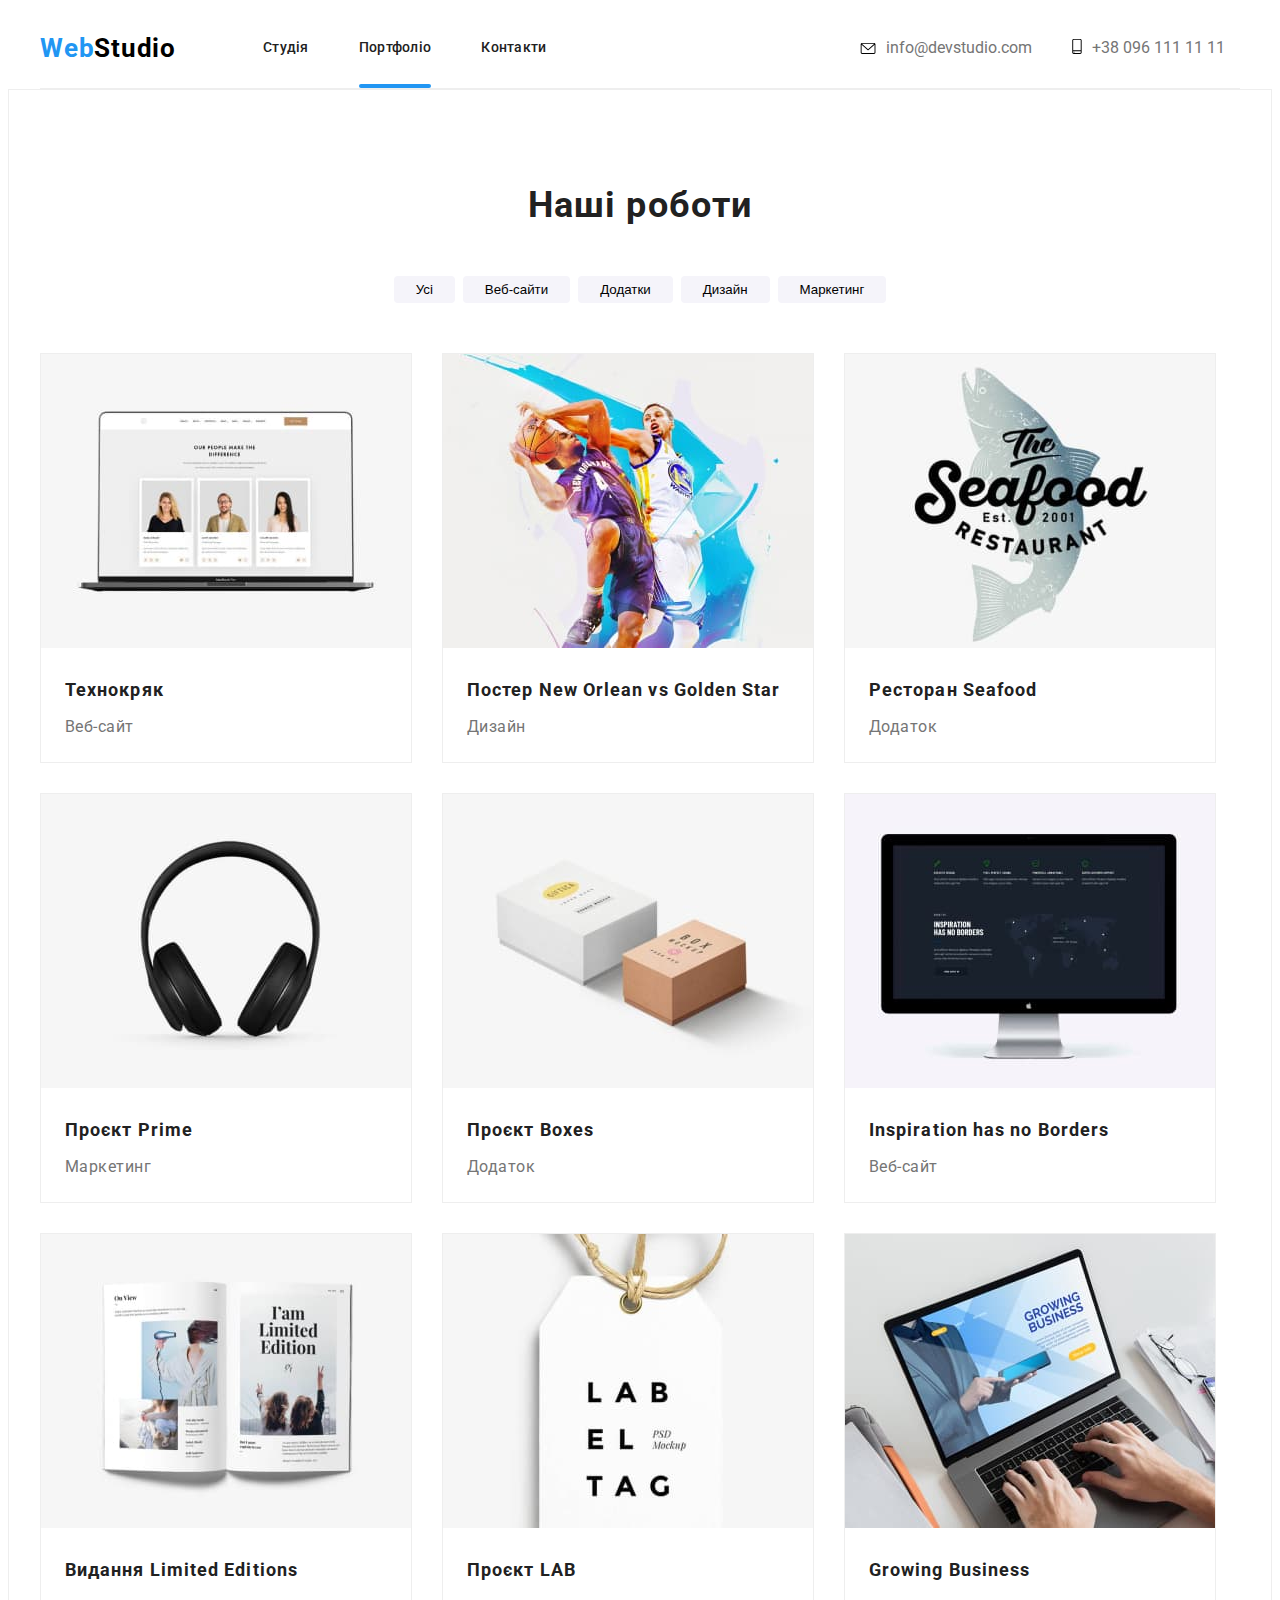
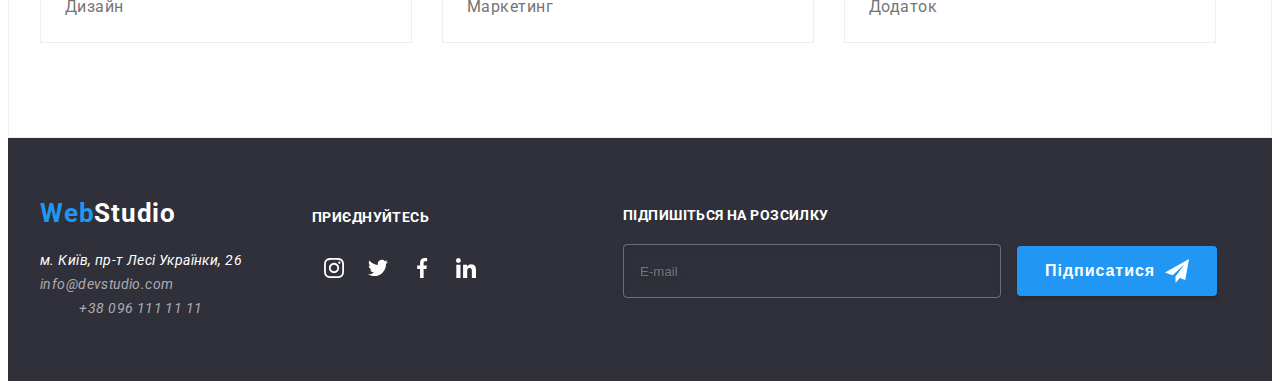
<file: portfolio.html>
<!DOCTYPE html>
<html lang="en">
  <head>
    <meta charset="UTF-8" />
    <meta http-equiv="X-UA-Compatible" content="IE=edge" />
    <meta name="viewport" content="width=device-width, initial-scale=1.0" />
    <title>Document</title>
    <link
      href="https://fonts.googleapis.com/css2?family=Raleway:wght@700&family=Roboto:wght@400;500;700;900&display=swap"
      rel="stylesheet"
    />
    <link
      rel="stylesheet"
      href="https://cdnjs.cloudflare.com/ajax/libs/modern-normalize/1.1.0/modern-normalize.min.css"
      integrity="sha512-wpPYUAdjBVSE4KJnH1VR1HeZfpl1ub8YT/NKx4PuQ5NmX2tKuGu6U/JRp5y+Y8XG2tV+wKQpNHVUX03MfMFn9Q=="
      crossorigin="anonymous"
      referrerpolicy="no-referrer"
    />
    <!-- <link rel="stylesheet" href="./css/style.css" /> -->
    <link rel="stylesheet" href="./css/main.min.css" />
  </head>
  <body>
    <div class="container">
      <header class="header main-nav">
        <a href="" class="logo"> Web<span class="logo">Studio</span> </a>
        <nav class="navigation">
          <ul class="navigation__site list">
            <li class="item">
              <a href="./index.html" class="link menu-link">Студія</a>
            </li>
            <li class="item">
              <a href="./portfolio.html" class="link menu-portfolio"
                >Портфоліо</a
              >
            </li>
            <li class="item"><a href="" class="link menu-link">Контакти</a></li>
          </ul>
        </nav>
        <ul class="auth-nav list">
          <li class="social-mail">
            <a href="#" class="soc-mail link">
              <svg class="icon-mail mail" width="16" height="12">
                <use href="./images/icons.svg#icon-envelope"></use>
              </svg>
              info@devstudio.com
            </a>
          </li>
          <li class="social-tel">
            <a href="#" class="soc-tel link">
              <svg class="icon-tel tel" width="10" height="16">
                <use href="./images/icons.svg#icon-smartphone"></use>
              </svg>
              +38 096 111 11 11
            </a>
          </li>
        </ul>
      </header>
    </div>
    <main>
      <section class="section border">
        <div class="portfolio-container">
          <h1 class="section-title">Наші роботи</h1>
          <ul class="list flex-btn">
            <li class="item"><button type="button" class="btn">Усі</button></li>
            <li class="item">
              <button type="button" class="btn">Веб-сайти</button>
            </li>
            <li class="item">
              <button type="button" class="btn">Додатки</button>
            </li>
            <li class="item">
              <button type="button" class="btn">Дизайн</button>
            </li>
            <li class="item">
              <button type="button" class="btn">Маркетинг</button>
            </li>
          </ul>
          <ul class="list flex-container">
            <li class="flex-element">
              <div class="products-overlay">
                <a href=""></a>
                <img src="./images/texnocryak.jpg" alt="" />
                <div class="products-text">
                  <p class="text-resource">
                    Ресурс пропонує комплексні пропозиції з різним рівнем
                    функціоналу та сервісів. Все це дозволить відвідувачу
                    отримати вичерпні відомості про компанію чи приватну особу.
                  </p>
                </div>
              </div>
              <h2 class="title-name">Технокряк</h2>
              <p class="text">Веб-сайт</p>
            </li>
            <li class="flex-element">
              <div class="products-overlay">
                <a href=""></a>
                <img src="./images/neworlean.jpg" alt="" />
                <div class="products-text">
                  <p class="text-resource">
                    Ресурс пропонує комплексні пропозиції з різним рівнем
                    функціоналу та сервісів. Все це дозволить відвідувачу
                    отримати вичерпні відомості про компанію чи приватну особу.
                  </p>
                </div>
              </div>
              <h2 class="title-name">Постер New Orlean vs Golden Star</h2>
              <p class="text">Дизайн</p>
            </li>
            <li class="flex-element">
              <div class="products-overlay">
                <a href=""></a>
                <img src="./images/seafood.jpg" alt="" />
                <div class="products-text">
                  <p class="text-resource">
                    Ресурс пропонує комплексні пропозиції з різним рівнем
                    функціоналу та сервісів. Все це дозволить відвідувачу
                    отримати вичерпні відомості про компанію чи приватну особу.
                  </p>
                </div>
              </div>
              <h2 class="title-name">Ресторан Seafood</h2>
              <p class="text">Додаток</p>
            </li>
            <li class="flex-element">
              <div class="products-overlay">
                <a href=""></a>
                <img src="./images/prime.jpg" alt="" />
                <div class="products-text">
                  <p class="text-resource">
                    Ресурс пропонує комплексні пропозиції з різним рівнем
                    функціоналу та сервісів. Все це дозволить відвідувачу
                    отримати вичерпні відомості про компанію чи приватну особу.
                  </p>
                </div>
              </div>
              <h2 class="title-name">Проєкт Prime</h2>
              <p class="text">Маркетинг</p>
            </li>
            <li class="flex-element">
              <div class="products-overlay">
                <a href=""></a>
                <img src="./images/boxes.jpg" alt="" />
                <div class="products-text">
                  <p class="text-resource">
                    Ресурс пропонує комплексні пропозиції з різним рівнем
                    функціоналу та сервісів. Все це дозволить відвідувачу
                    отримати вичерпні відомості про компанію чи приватну особу.
                  </p>
                </div>
              </div>
              <h2 class="title-name">Проєкт Boxes</h2>
              <p class="text">Додаток</p>
            </li>
            <li class="flex-element">
              <div class="products-overlay">
                <a href=""></a>
                <img src="./images/Inspiration.jpg" alt="" />
                <div class="products-text">
                  <p class="text-resource">
                    Ресурс пропонує комплексні пропозиції з різним рівнем
                    функціоналу та сервісів. Все це дозволить відвідувачу
                    отримати вичерпні відомості про компанію чи приватну особу.
                  </p>
                </div>
              </div>
              <h2 class="title-name">Inspiration has no Borders</h2>
              <p class="text">Веб-сайт</p>
            </li>
            <li class="flex-element">
              <div class="products-overlay">
                <a href=""></a>
                <img src="./images/Limited Edition.jpg" alt="" />
                <div class="products-text">
                  <p class="text-resource">
                    Ресурс пропонує комплексні пропозиції з різним рівнем
                    функціоналу та сервісів. Все це дозволить відвідувачу
                    отримати вичерпні відомості про компанію чи приватну особу.
                  </p>
                </div>
              </div>
              <h2 class="title-name">Видання Limited Editions</h2>
              <p class="text">Дизайн</p>
            </li>
            <li class="flex-element">
              <div class="products-overlay">
                <a href=""></a>
                <img src="./images/lab.jpg" alt="" />
                <div class="products-text">
                  <p class="text-resource">
                    Ресурс пропонує комплексні пропозиції з різним рівнем
                    функціоналу та сервісів. Все це дозволить відвідувачу
                    отримати вичерпні відомості про компанію чи приватну особу.
                  </p>
                </div>
              </div>
              <h2 class="title-name">Проєкт LAB</h2>
              <p class="text">Маркетинг</p>
            </li>
            <li class="flex-element">
              <div class="products-overlay">
                <a href=""></a>
                <img src="./images/Growing Business.jpg" alt="" />
                <div class="products-text">
                  <p class="text-resource">
                    Ресурс пропонує комплексні пропозиції з різним рівнем
                    функціоналу та сервісів. Все це дозволить відвідувачу
                    отримати вичерпні відомості про компанію чи приватну особу.
                  </p>
                </div>
              </div>
              <h2 class="title-name">Growing Business</h2>
              <p class="text">Додаток</p>
            </li>
          </ul>
        </div>
      </section>
    </main>
    <footer class="footer">
      <div class="container footer-position">
        <div>
          <a href="" class="logo-white">
            Web<span class="logo-color">Studio</span>
          </a>
          <address class="address">
            <div class="footer-info">
              <ul class="list">
                <li>
                  <a
                    href="https://goo.gl/maps/Df2km93PfEb9xTwm8"
                    target="_blank"
                    rel="noopener noreferrer nofollow"
                    class="footer-address"
                    >м. Київ, пр-т Лесі Українки, 26</a
                  >
                </li>

                <li>
                  <a href="mailto:info@devstudio.com" class="footer-mail"
                    >info@devstudio.com</a
                  >
                </li>
                <li>
                  <a href="tel:+380961111111" class="footer-tel"
                    >+38 096 111 11 11</a
                  >
                </li>
              </ul>
            </div>
          </address>
        </div>
        <div class="footer-soc-list">
          <h2 class="footer-soc-title">приєднуйтесь</h2>
          <ul class="social-list list">
            <li>
              <a href="#" class="footer-soc-item">
                <svg width="20" height="20">
                  <use href="./images/icons.svg#icon-instagram"></use>
                </svg>
              </a>
            </li>
            <li>
              <a href="#" class="footer-soc-item">
                <svg width="20" height="20">
                  <use href="./images/icons.svg#icon-twitter"></use>
                </svg>
              </a>
            </li>
            <li>
              <a href="#" class="footer-soc-item">
                <svg width="20" height="20">
                  <use href="./images/icons.svg#icon-facebook"></use>
                </svg>
              </a>
            </li>
            <li>
              <a href="#" class="footer-soc-item">
                <svg width="20" height="20">
                  <use href="./images/icons.svg#icon-linkedin"></use>
                </svg>
              </a>
            </li>
          </ul>
        </div>
        <form class="follow-field">
          <h2 class="follow-title">Підпишіться на розсилку</h2>
          <input
            type="email"
            name="mail"
            class="follow-mail"
            placeholder="E-mail"
          />
          <button type="submit" class="follow-btn">
            <span class="follow-text">Підписатися</span>
            <svg width="24" height="24" class="icon-massage">
              <use href="./images/icons.svg#icon-follow-massage"></use>
            </svg>
          </button>
        </form>
      </div>
    </footer>
  </body>
</html>
</file>
<file: css/style.css>
/* body {
  font-family: "Roboto", sans-serif;
  color: #212121;
}


.list {
  padding: 0px;
  margin: 0px;
  list-style: none;
}

a {
  text-decoration: none;
  list-style: none;
}

p,
h1,
h2,
h3,
h4,
h5,
h6 {
  margin: 0px;
}

ul {
  margin: 0px;
}

.container {
  margin: 0px auto;
  width: 1200px;
  padding-left: 15px;
  padding-right: 15px;
} */

/* logo

a.logo {
  font-weight: 700;
  font-size: 26px;
  line-height: 1.19;
  letter-spacing: 0.03em;
  color: #2196f3;
}

span.logo {
  font-weight: 700;
  font-size: 26px;
  line-height: 1.19;
  letter-spacing: 0.03em;
  color: #000000;
}

.logo:hover,
.logo:focus {
  color: #2196f3;
}

.logo-footer:focus,
.logo-footer:hover {
  color: #2196f3;
}

a.logo-footer {
  font-weight: 700;
  font-size: 26px;
  line-height: 1.19;
  letter-spacing: 0.03em;
  color: #2196f3;
}

span.logo-footer {
  font-weight: 700;
  font-size: 26px;
  line-height: 1.19;
  letter-spacing: 0.03em;
  color: #ffffff;
}

/* header */

/* .header {
  border-bottom: 1px solid #eeeeee;
} */

/* menu-link */

/* .menu-link {
  position: relative;

  display: block;
  text-decoration: none;
}

.menu-link::after {
  position: absolute;
  content: "";

  left: 0;
  bottom: 0;

  display: block;
  width: 100%;
  height: 5px;
  background-color: #2196f3;
  border-radius: 2px;
  opacity: 0;
  transition: opacity 250ms cubic-bezier(0.4, 0, 0.2, 1);
}

.menu-studio {
  position: relative;

  display: block;
  text-decoration: none;
}

.menu-studio::after {
  position: absolute;
  content: "";

  left: 0;
  bottom: 0;

  display: block;
  width: 100%;
  height: 4px;
  background-color: #2196f3;
  border-radius: 2px;
}

.menu-link:hover::after {
  opacity: 1;
}

.menu-portfolio {
  position: relative;

  display: block;
  text-decoration: none;
}

.menu-portfolio::after {
  position: absolute;
  content: "";

  left: 0;
  bottom: 0;

  display: block;
  width: 100%;
  height: 4px;
  background-color: #2196f3;
  border-radius: 2px;
} */

/* main nav */

/* .main-nav {
  display: flex;
  align-items: center;
} */

/* auth-nav */

/* .soc-mail {
  display: flex;
  justify-content: center;
  align-items: center;
}

.soc-mail:hover {
  fill: #2196f3;
}

.icon-mail {
  display: flex;
  margin: 0px;
  padding: 0px;
  align-items: center;
  justify-content: center;
  margin-right: 10px;
}

.mail {
  display: flex;
  align-items: center;
}

.social-tel {
  display: flex;
}

.icon-tel {
  margin: 0px;
  padding: 0px;
  align-items: flex-start;
}

.soc-tel {
  display: flex;
}

.soc-tel:hover {
  fill: #2196f3;
}

.icon-tel {
  display: flex;
  margin: 0px;
  padding: 0px;
  align-items: center;
  justify-content: center;
}

.tel {
  display: flex;
  align-items: center;
  margin-left: 40px;
  margin-right: 10px;
}

.auth-nav {
  display: flex;
  margin-left: auto;
  justify-content: center;
  align-items: center;
}

.auth-nav .item + .item {
  padding-left: 40px;
}

.auth-nav .link:focus,
.auth-nav .link:hover {
  color: #2196f3;
}

.auth-nav .link {
  color: #757575;
}
*/
*/

/* overlay */

/* .overlay {
  max-width: 1600px;
  height: 600px;
  margin-left: auto;
  margin-right: auto;
  background-image: linear-gradient(
      to right,
      rgba(47, 48, 58, 0.4),
      rgba(47, 48, 58, 0.4)
    ),
    url(../images/Img.jpg);
  background-position: center;
  background-size: cover;
} */

/* hero */

/* .hero {
  padding-top: 200px;
  padding-bottom: 200px;
  text-align: center;
}

.hero-title {
  font-weight: 900;
  font-size: 44px;
  line-height: 1.36;
  letter-spacing: 0.06em;
  margin-bottom: 30px;
  color: #ffffff;
}

.hero-btn {
  letter-spacing: 0.06em;
  border-radius: 4px;
  padding: 10px 32px;
  background-color: #2196f3;
  color: #ffffff;
  border: 1px transparent;
} */

/* visually-hidden */

/* .visually-hidden {
  position: absolute;
  width: 1px;
  height: 1px;
  margin: -1px;
  border: 0;
  padding: 0;
  white-space: nowrap;
  clip-path: inset(100%);
  clip: rect(0 0 0 0);
  overflow: hidden;
} */

/* icons */

/* .icon {
  display: flex;
  width: 270px;
  height: 120px;
  margin-bottom: 30px;
  justify-content: center;
  align-items: center;
  background: #f5f4fa;
  border-radius: 4px;
} */

/* section */

/* .section {
  padding-top: 94px;
  padding-bottom: 94px;
}

.section-title {
  margin-bottom: 50px;
}

.padding-top {
  padding-top: 0px;
} */

/* site nav  header*/

/* .site-nav {
  display: flex;
  margin-left: 93px;
}

.site-nav .item:not(:last-child) {
  margin-right: 50px;
}

.site-nan .li {
  position: relative;
} */
/* .site-nav .item {
  margin-right: 50px;
} */

/* .site-nav .link {
  display: block;
  padding-top: 32px;
  padding-bottom: 32px;

  font-weight: 500;
  font-size: 14px;
  line-height: 1.14;
  letter-spacing: 0.02em;
  color: #212121;
}

.site-nav .link:focus,
.site-nav .link:hover {
  color: #2196f3;
} */

/* main */
/* .section-title {
  margin-top: 0px;
  font-weight: 700;
  font-size: 36px;
  line-height: 1.17;
  text-align: center;
  letter-spacing: 0.03em;
  color: #212121;
}

.title {
  margin-bottom: 10px;
} */

/* main partfolio */

/* .border {
  border: 1px solid #eeeeee;
}

.portfolio-container {
  width: 1200px;
  padding-left: 15px;
  padding-right: 15px;
  margin-left: auto;
  margin-right: auto;
}

.flex-btn {
  display: flex;
  flex-wrap: wrap;
  justify-content: center;
  margin-bottom: 50px;
}

.flex-container {
  display: flex;
  flex-wrap: wrap;
}

.flex-element:nth-child(3n) {
  margin-right: 0px;
}

.flex-element:nth-last-child(-n + 3) {
  margin-bottom: 0px;
}

.flex-element {
  border: 1px solid #eeeeee;
  width: 370px;
  margin-bottom: 30px;
  margin-right: 30px;
}

.flex-element:focus,
.flex-element:hover {
  box-shadow: 0px 1px 1px rgba(0, 0, 0, 0.12), 0px 4px 4px rgba(0, 0, 0, 0.06),
    1px 4px 6px rgba(0, 0, 0, 0.16);
}

.products-overlay {
  position: relative;
  overflow: hidden;
}

.products-text {
  position: absolute;
  top: 0;
  left: 0;
  width: 100%;
  height: 100%;
  background-color: rgba(33, 150, 243, 0.9);
  padding: 63px 24px;

  transform: translateY(100%);
  display: flex;
  justify-content: center;
  align-items: center;
  transition: transform 250ms cubic-bezier(0.4, 0, 0.2, 1),
    opacity 250ms cubic-bezier(0.4, 0, 0.2, 1);
  opacity: 0;
}

.text-resource {
  font-size: 18px;
  line-height: 1.56;
  letter-spacing: 0.03em;
  color: #ffffff;
}

.products-overlay:hover .products-text {
  transform: translateY(0);
  opacity: 1;
} */

/* our-team */

/* .team-manager {
  margin-top: 30px;
  text-align: center;
  font-weight: 500;
  font-size: 16px;
  line-height: 1.19;
  letter-spacing: 0.03em;
  margin-bottom: 10px;
}

.team-title {
  margin-bottom: 16px;
  text-align: center;
  font-size: 16px;
  line-height: 1.19;
  letter-spacing: 0.03em;
  color: #757575;
}

.our-team {
  display: flex;
}

.our-team .item {
  background: #ffffff;
  border: 1px solid #eeeeee;
  border-radius: 0px 0px 4px 4px;
}

.our-team .item + .item {
  margin-left: 30px;
}

.bckg {
  background: #f5f4fa;
  border: 1px solid #eeeeee;
} */

/* manager-socials */

/* .manager-soc {
  display: flex;
  justify-content: center;
  align-items: center;
  margin-bottom: 30px;
}

.manager-soc-item {
  display: flex;
  justify-content: center;
  align-items: center;
  border-radius: 50%;
  width: 44px;
  height: 44px;
  fill: #afb1b8;
  transition: background-color 250ms cubic-bezier(0.4, 0, 0.2, 1),
    fill 250ms cubic-bezier(0.4, 0, 0.2, 1);
}

.manager-soc-item:hover,
.manager-soc-item:focus {
  background-color: #2196f3;
  fill: #ffffff;
} */

/* work-list */

/* .work-list {
  position: relative;
  display: flex;
  flex-wrap: wrap;
}

.working-list {
  position: absolute;
  width: 370px;
  height: 70px;
  bottom: 4px;
  background-color: rgba(47, 48, 58, 0.8);
}

.working-text {
  position: absolute;
  top: 50%;
  left: 50%;
  transform: translate(-50%, -50%);
  font-weight: 700;
  font-size: 14px;
  line-height: 1.14;
  text-align: center;
  letter-spacing: 0.03em;
  text-transform: uppercase;

  color: #ffffff;
}

.work-list .item + .item {
  margin-left: 30px;
} */

/* feature */

/* .features {
  display: flex;
}

.features .item + .item {
  margin-left: 30px;
}

.feature .title {
  color: #212121;
}

.btn:focus,
.btn:hover {
  color: #ffffff;
  background-color: #2196f3;
  box-shadow: 0px 3px 1px rgba(0, 0, 0, 0.1), 0px 1px 2px rgba(0, 0, 0, 0.08),
    0px 2px 2px rgba(0, 0, 0, 0.12);
}

.btn {
  padding: 6px 22px 6px 22px;
  cursor: pointer;
  border: transparent;
  background: #f5f4fa;
  border-radius: 4px;
  transition: background-color 250ms cubic-bezier(0.4, 0, 0.2, 1),
    color 250ms cubic-bezier(0.4, 0, 0.2, 1);
}

.flex-btn .item + .item {
  margin-left: 8px;
}

.title {
  font-weight: 700;
  font-size: 14px;
  line-height: 1.14;
  letter-spacing: 0.03em;
}

.title-text {
  font-size: 14px;
  line-height: 1.71;
  letter-spacing: 0.03em;
  color: #757575;
}

.title-name {
  margin-top: 20px;
  margin-left: 24px;
  margin-right: 24px;
  font-weight: 700;
  font-size: 18px;
  line-height: 2;
  letter-spacing: 0.06em;
}

.text {
  margin-right: 24px;
  margin-left: 24px;
  margin-bottom: 20px;
  margin-top: 4px;
  font-size: 16px;
  line-height: 1.88;
  letter-spacing: 0.03em;
  color: #757575;
}

.feauters-list .item + .item {
  margin-left: 30px;
} */

/* icons-clients */

/* .icons-clients {
  display: flex;
  justify-content: center;
  align-items: center;
}

.clients-list {
  display: flex;
}
.clients-soc {
  display: flex;
  align-items: center;
  justify-content: center;
  border: 1px solid #afb1b8;
  border-radius: 4px;
  width: 170px;
  height: 92px;
  fill: #afb1b8;
  transition: border-color 250ms cubic-bezier(0.4, 0, 0.2, 1),
    fill 250ms cubic-bezier(0.4, 0, 0.2, 1);
}

.clients-soc:hover {
  fill: #2196f3;
  border-color: #2196f3;
}

.clients-list .item + .item {
  margin-left: 30px;
} */

/* address */
.address {
  display: flex;
  margin-top: 28px;
}
/* footer */

/* .footer {
  display: flex;
  padding-top: 60px;
  padding-bottom: 60px;
  background-color: #2f303a;
}

.footer-mail {
  font-size: 14px;
  line-height: 1.71;
  letter-spacing: 0.03em;
  color: rgba(255, 255, 255, 0.6);
}

.footer-tel {
  font-size: 14px;
  line-height: 1.71;
  letter-spacing: 0.03em;
  color: rgba(255, 255, 255, 0.6);
}

.footer-address {
  font-size: 14px;
  line-height: 1.71;
  letter-spacing: 0.03em;
  color: #ffffff;
}

.footer-soc-title {
  margin-top: 12px;
  margin-bottom: 20px;
  font-weight: 700;
  font-size: 14px;
  line-height: 1.14;
  letter-spacing: 0.03em;
  text-transform: uppercase;
  color: #ffffff;
}

.footer-soc {
  width: 206px;
  height: 80px;
  padding-top: 60px;
  padding-bottom: 60px;
  margin-left: 70px;
}

.footer-soc-item {
  display: flex;
  justify-content: center;
  align-items: center;
  border-radius: 50%;
  width: 44px;
  height: 44px;
  fill: #ffffff;
  transition: background-color 250ms cubic-bezier(0.4, 0, 0.2, 1);
}

.footer-soc-item:hover {
  background-color: #2196f3;
}

.footer-position {
  display: flex;
}

.social-list {
  display: flex;
}

.footer-soc-list {
  margin-left: 70px;
}

.follow-field {
  margin-top: 10px;
  margin-left: 93px;
}

.follow-mail {
  width: 358px;
  height: 50px;
  margin-right: 12px;
  padding-left: 16px;
  border: 1px solid rgba(255, 255, 255, 0.3);
  filter: drop-shadow(0px 4px 4px rgba(0, 0, 0, 0.15));
  border-radius: 4px;
  background-color: transparent;
}

.follow-title {
  font-weight: 700;
  font-size: 14px;
  line-height: 1.14;
  letter-spacing: 0.03em;
  text-transform: uppercase;
  margin-bottom: 20px;

  color: #ffffff;
}

.follow-btn {
  position: relative;
  width: 200px;
  height: 50px;
  border: none;
  letter-spacing: 0.06em;
  padding: 10px 28px;
  background: #2196f3;
  box-shadow: 0px 4px 4px rgba(0, 0, 0, 0.15);
  border-radius: 4px;
}

.follow-text {
  font-weight: 700;
  font-size: 16px;
  line-height: 1.88;

  display: flex;
  align-items: center;
  text-align: center;
  letter-spacing: 0.06em;

  color: #ffffff;
}

.icon-massage {
  position: absolute;
  top: 13px;
  right: 28px;
} */

/* modal */

/* .backdrop {
  position: fixed;
  top: 0;
  width: 100%;
  height: 100%;
  background-color: rgba(114, 109, 109, 0.431);
  transition: opacity 250ms cubic-bezier(0.4, 0, 0.2, 1),
    visibility 250ms cubic-bezier(0.4, 0, 0.2, 1);
}

.modal {
  position: absolute;
  top: 50%;
  left: 50%;
  transform: translate(-50%, -50%) scale(1);
  width: 528px;
  min-height: 581px;
  background-color: #ffffff;
  border-radius: 4px;
  transition: transform 250ms cubic-bezier(0.4, 0, 0.2, 1);
  padding-top: 40px;
  padding-left: 40px;
  padding-bottom: 40px;
  padding-right: 40px;
}

.backdrop.is-hidden .modal {
  transform: translate(-50%, -50%) scale(0);
}

.modal-close {
  position: absolute;
  top: 10px;
  right: 10px;
  width: 30px;
  height: 30px;
  background-color: transparent;
  border: 1px solid rgba(0, 0, 0, 0.1);
  border-radius: 50%;
  display: flex;
  align-items: center;
  justify-content: center;
  cursor: pointer;
}

.modal-close:hover {
  fill: #2196f3;
}

.is-hidden {
  opacity: 0;
  visibility: hidden;
  pointer-events: none;
}

.modal-policy {
  display: flex;
  justify-content: center;
  align-items: center;
}

.check {
  display: flex;
  border: 2px solid rgba(7, 7, 7, 0.87);
  border-radius: 2px;
}

.checkbox {
  position: absolute;
  width: 1px;
  height: 1px;
  margin: -1px;
  border: 0;
  padding: 0;
  clip: rect(0 0 0 0);
  overflow: hidden;
} */

/* modal-icon */

/* .form-field:hover {
  fill: #2196f3;
}

.user-name:hover,
.user-name:focus {
  border-color: #2196f3;
}

.user-name:focus + svg,
.user-name:hover + svg {
  fill: #2196f3;
}

.user-mail:hover,
.user-mail:focus {
  border-color: #2196f3;
}

.user-mail:focus + svg,
.user-mail:hover + svg {
  fill: #2196f3;
}

.user-tel:hover,
.user-tel:focus {
  border-color: #2196f3;
}

.user-tel:focus + svg,
.user-tel:hover + svg {
  fill: #2196f3;
}

.modal-input-wrapper {
  position: relative;
}

.user-name {
  height: 40px;
  outline: none;
}

.person {
  position: absolute;
  top: 50%;
  left: 12px;
  transform: translateY(-50%);
  transition: fill 250ms cubic-bezier(0.4, 0, 0.2, 1);
}

.user-tel {
  height: 40px;
  outline: none;
}

.telefon {
  position: absolute;
  top: 50%;
  left: 12px;
  transform: translateY(-50%);
  transition: fill 250ms cubic-bezier(0.4, 0, 0.2, 1);
}

.user-mail {
  height: 40px;
  outline: none;
}

.modal-mail {
  position: absolute;
  top: 50%;
  left: 12px;
  transform: translateY(-50%);
  transition: fill 250ms cubic-bezier(0.4, 0, 0.2, 1);
} */

/* modal-form */

/* textarea {
  resize: none;
}

.form-field input {
  width: 100%;
  margin: 0;
  padding: 14px 40px;
  border: 1px solid rgba(33, 33, 33, 0.2);
  border-radius: 4px;
  transition: border-color 250ms cubic-bezier(0.4, 0, 0.2, 1);
}

.form-field textarea {
  height: 120px;
  margin: 0;
  outline: none;
  padding: 12px 16px;
  border: 1px solid rgba(33, 33, 33, 0.2);
  border-radius: 4px;
}

.form-field label {
  margin-bottom: 4px;
  font-size: 12px;
  line-height: 1.17;

  letter-spacing: 0.01em;

  color: #757575;
}

.modal-title {
  display: flex;
  justify-content: center;
  font-weight: 700;
  font-size: 20px;
  line-height: 1.15;
  letter-spacing: 0.03em;
  margin-bottom: 12px;

  color: #212121;
}

.form {
  margin-left: auto;
  margin-right: auto;
}

.form-field {
  display: flex;
  flex-direction: column;
  margin-bottom: 10px;
}

.modal-btn {
  margin-top: 30px;
  margin-bottom: 36px;
  margin-left: 130px;
  margin-right: 120px;
  letter-spacing: 0.06em;
  border-radius: 4px;
  padding: 10px 52px;
  background-color: #2196f3;
  color: #ffffff;
  border: 1px transparent;
}

.modal-btn:hover {
  box-shadow: 0px 4px 4px rgba(0, 0, 0, 0.15);
  border-radius: 4px;
  cursor: pointer;
}

.policy {
  display: flex;
  align-items: center;
  font-size: 14px;
  line-height: 1.71;

  letter-spacing: 0.03em;

  color: #757575;
}

.policy-blue {
  font-size: 14px;
  line-height: 1.71;

  letter-spacing: 0.03em;
  text-decoration-line: underline;

  color: #2196f3;
}
.modal-icon-check {
  width: 16px;
  height: 15px;
  border: 2px solid #212121;
  border-radius: 2px;
  margin-right: 8px;
  display: flex;
  cursor: pointer;
}

.modal-icon-check svg {
  fill: transparent;
}

.checkbox:checked + label > span {
  border: none;
  background-color: #2196f3;
}

.checkbox:checked + label > span svg {
  fill: #ffffff;
} */
</file>
<file: css/main.min.css>
p,h1,h2,h3,h4,h5,h6{margin:0px}ul{margin:0px}body{font-family:"Roboto",sans-serif;color:#212121}.list{padding:0px;margin:0px;list-style:none}a{text-decoration:none;list-style:none}button{cursor:pointer}.visually-hidden{position:absolute;width:1px;height:1px;margin:-1px;border:0;padding:0;white-space:nowrap;-webkit-clip-path:inset(100%);clip-path:inset(100%);clip:rect(0 0 0 0);overflow:hidden}@media screen and (min-width: 320px){.overlay{max-width:1600px;height:600px;margin-left:auto;margin-right:auto;background-image:linear-gradient(to right, rgba(47, 48, 58, 0.4), rgba(47, 48, 58, 0.4)),url(../images/img_mob.jpg);background-position:center;background-size:cover}}@media screen and (min-width: 768px){.overlay{background-image:linear-gradient(to right, rgba(47, 48, 58, 0.4), rgba(47, 48, 58, 0.4)),url(../images/img_tab.jpg)}}@media screen and (min-width: 1200px){.overlay{background-image:linear-gradient(to right, rgba(47, 48, 58, 0.4), rgba(47, 48, 58, 0.4)),url(../images/Img.jpg)}}body{font-family:"Roboto",sans-serif;color:#212121}.container{margin:0px auto;width:100%;padding-left:15px;padding-right:15px}@media screen and (min-width: 480px){.container{width:480px}}@media screen and (min-width: 768px){.container{width:768px}}@media screen and (min-width: 1200px){.container{width:1200px}}.modal-mobile{margin-left:auto}@media screen and (min-width: 768px){.modal-mobile{display:none}}.menu-container{position:fixed;top:0;left:0;width:100vw;height:100vh;padding:32px;background-color:#fff;z-index:999;transform:translateX(100%);transition:transform 250ms ease-in-out}.menu-container.is-open{transform:translateX(0)}.menu-container .menu-toggle{position:absolute;top:16px;right:16px;color:#fff}.section{padding-top:94px;padding-bottom:94px}.section-title{margin-bottom:50px}.section-title{margin-top:0px;font-weight:700;font-size:36px;line-height:1.17;text-align:center;letter-spacing:.03em;color:#212121}.title{margin-bottom:10px}a.logo{font-weight:700;font-size:26px;line-height:1.19;letter-spacing:.03em;color:#2196f3;margin-right:87px}span.logo{font-weight:700;font-size:26px;line-height:1.19;letter-spacing:.03em;color:#000}.logo:hover,.logo:focus{color:#2196f3}.header{border-bottom:1px solid #eee}.menu-toggle{min-height:40px;min-width:40px;display:flex;align-items:center;justify-content:center;margin-left:auto;padding:0;background-color:rgba(0,0,0,0);cursor:pointer;border:none;border-radius:50%;outline:none}.menu-toggle:hover,.menu-toggle:focus{background-color:#2196f3}@media screen and (max-width: 767px){.navigation{position:absolute;width:1px;height:1px;margin:-1px;border:0;padding:0;white-space:nowrap;-webkit-clip-path:inset(100%);clip-path:inset(100%);clip:rect(0 0 0 0);overflow:hidden}}.navigation__link{position:relative;display:block;text-decoration:none}.navigation__link::after{position:absolute;content:"";left:0;bottom:0;display:block;width:100%;height:5px;background-color:#2196f3;border-radius:2px;opacity:0;transition:opacity 250ms cubic-bezier(0.4, 0, 0.2, 1)}.navigation__studio{position:relative;display:block;text-decoration:none}.navigation__studio::after{position:absolute;content:"";left:0;bottom:0;display:block;width:100%;height:4px;background-color:#2196f3;border-radius:2px}.navigation__link:hover::after{opacity:1}.menu-portfolio{position:relative;display:block;text-decoration:none}.menu-portfolio::after{position:absolute;content:"";left:0;bottom:0;display:block;width:100%;height:4px;background-color:#2196f3;border-radius:2px}.main-nav{display:flex;align-items:center}@media screen and (max-width: 767px){.main-nav{height:60px}}.soc-mail{display:flex;justify-content:center;align-items:center}.soc-mail:hover{fill:#2196f3}@media screen and (min-width: 768px){.soc-mail{margin-bottom:10px}}@media screen and (min-width: 1200px){.soc-mail{margin-bottom:0px}}.icon-mail{display:flex;margin:0px;padding:0px;align-items:center;justify-content:center;margin-right:10px}.mail{display:flex;align-items:center}.social-tel{display:flex}@media screen and (min-width: 768px){.social-tel{margin-right:15px}}.icon-tel{margin:0px;padding:0px;align-items:flex-start}.soc-tel{display:flex}.soc-tel:hover{fill:#2196f3}.icon-tel{display:flex;margin:0px;padding:0px;align-items:center;justify-content:center}.tel{display:flex;align-items:center;margin-left:40px;margin-right:10px}.auth-nav{display:flex;margin-left:auto;justify-content:center;align-items:center}.auth-nav .item+.item{padding-left:40px}.auth-nav .link:focus,.auth-nav .link:hover{color:#2196f3}.auth-nav .link{color:#757575}@media screen and (max-width: 767px){.auth-nav{position:absolute;width:1px;height:1px;margin:-1px;border:0;padding:0;white-space:nowrap;-webkit-clip-path:inset(100%);clip-path:inset(100%);clip:rect(0 0 0 0);overflow:hidden}}@media screen and (min-width: 768px){.auth-nav{flex-wrap:wrap;justify-content:end}}.navigation__site{display:flex}.navigation__site .item:not(:last-child){margin-right:50px}.navigation__site .li{position:relative}.navigation__site .link{display:block;padding-top:32px;padding-bottom:32px;font-weight:500;font-size:14px;line-height:1.14;letter-spacing:.02em;color:#212121}.navigation__site .link:focus,.navigation__site .link:hover{color:#2196f3}.hero{padding-top:200px;padding-bottom:200px;text-align:center}.hero-title{font-weight:900;font-size:24px;line-height:1.62;text-align:center;letter-spacing:.06em;text-transform:uppercase;color:#fff}@media screen and (min-width: 1200px){.hero-title{font-size:44px}}.hero-btn{letter-spacing:.06em;border-radius:4px;padding:10px 32px;background-color:#2196f3;color:#fff;border:1px rgba(0,0,0,0)}.features{display:flex;flex-wrap:wrap}@media screen and (min-width: 768px){.features{justify-content:center}}.icon{display:flex;width:100%;height:120px;margin-bottom:30px;justify-content:center;align-items:center;background:#f5f4fa;border-radius:4px}@media screen and (min-width: 768px){.icon{width:354px;flex-basis:50%}}@media screen and (min-width: 1200px){.icon{width:270px}}@media screen and (min-width: 1200px){.features>.item+.item{margin-left:30px}}.feature .title{color:#212121}.btn:focus,.btn:hover{color:#fff;background-color:#2196f3;box-shadow:0px 3px 1px rgba(0,0,0,.1),0px 1px 2px rgba(0,0,0,.08),0px 2px 2px rgba(0,0,0,.12)}.btn{padding:6px 22px 6px 22px;cursor:pointer;border:rgba(0,0,0,0);background:#f5f4fa;border-radius:4px;transition:background-color 250ms cubic-bezier(0.4, 0, 0.2, 1),color 250ms cubic-bezier(0.4, 0, 0.2, 1)}.flex-btn .item+.item{margin-left:8px}.title{font-weight:700;font-size:14px;line-height:1.14;letter-spacing:.03em}.title-text{font-size:14px;line-height:1.71;letter-spacing:.03em;color:#757575}@media screen and (min-width: 768px){.title-text{width:358px}}@media screen and (min-width: 1200px){.title-text{width:270px}}.title-name{margin-top:20px;margin-left:24px;margin-right:24px;font-weight:700;font-size:18px;line-height:2;letter-spacing:.06em}.text{margin-right:24px;margin-left:24px;margin-bottom:20px;margin-top:4px;font-size:16px;line-height:1.88;letter-spacing:.03em;color:#757575}.feauters-list .item+.item{margin-left:30px}.work-list{position:relative;display:flex;flex-wrap:wrap}.working-list{position:absolute;width:370px;height:70px;bottom:4px;background-color:rgba(47,48,58,.8)}@media screen and (min-width: 1200px){.work-list>.item+.item{margin-left:30px}}.padding-top{padding-top:0px}@media screen and (max-width: 1199px){.padding-top{position:absolute;width:1px;height:1px;margin:-1px;border:0;padding:0;white-space:nowrap;-webkit-clip-path:inset(100%);clip-path:inset(100%);clip:rect(0 0 0 0);overflow:hidden}}.working-text{position:absolute;top:50%;left:50%;transform:translate(-50%, -50%);font-weight:700;font-size:14px;line-height:1.14;text-align:center;letter-spacing:.03em;text-transform:uppercase;color:#fff}.team-manager{margin-top:30px;text-align:center;font-weight:500;font-size:16px;line-height:1.19;letter-spacing:.03em;margin-bottom:10px}.team-title{margin-bottom:16px;text-align:center;font-size:16px;line-height:1.19;letter-spacing:.03em;color:#757575}.our-team{display:flex;flex-wrap:wrap;justify-content:center}.our-team .item{background:#fff;border:1px solid #eee;border-radius:0px 0px 4px 4px;width:100%}@media screen and (max-width: 1199px){.our-team .item{width:354px;margin-left:7px;margin-right:8px;margin-bottom:30px}}@media screen and (max-width: 767px){.our-team .item:not(:last-child){margin-bottom:30px}}@media screen and (max-width: 767px){.our-team .item{width:100%;margin-left:0px;margin-right:0px}}@media screen and (min-width: 1200px){.our-team .item{width:270px}}@media screen and (min-width: 1200px){.our-team>.item+.item{margin-left:30px}}.bckg{background:#f5f4fa;border:1px solid #eee}.manager-soc{display:flex;justify-content:center;align-items:center;margin-bottom:30px}.manager-soc-item{display:flex;justify-content:center;align-items:center;border-radius:50%;width:44px;height:44px;fill:#afb1b8;transition:background-color 250ms cubic-bezier(0.4, 0, 0.2, 1),fill 250ms cubic-bezier(0.4, 0, 0.2, 1)}.manager-soc-item:hover,.manager-soc-item:focus{background-color:#2196f3;fill:#fff}.icons-clients{display:flex;justify-content:center;align-items:center}.clients-list{display:flex}@media screen and (max-width: 767px){.clients-list{flex-wrap:wrap;padding:0px;justify-content:center}}@media screen and (min-width: 768px){.clients-list{flex-wrap:wrap;padding:0px;justify-content:center}}@media screen and (min-width: 1200px){.clients-list{flex-wrap:nowrap}}.clients-soc{display:flex;align-items:center;justify-content:center;border:1px solid #afb1b8;border-radius:4px;width:210px;height:92px;fill:#afb1b8;transition:border-color 250ms cubic-bezier(0.4, 0, 0.2, 1),fill 250ms cubic-bezier(0.4, 0, 0.2, 1)}.clients-soc:hover{fill:#2196f3;border-color:#2196f3}@media screen and (max-width: 767px){.clients-soc{margin-bottom:30px;margin-left:8px;margin-right:7px}}@media screen and (max-width: 479px){.clients-soc{margin-bottom:30px;margin-left:5px;margin-right:7px;flex-basis:45%}}@media screen and (min-width: 768px){.clients-soc{flex-basis:30%;margin-left:15px;margin-bottom:30px}}@media screen and (min-width: 1200px){.clients-soc{width:170px}}@media screen and (min-width: 1200px){.clients-list>.item+.item{margin-left:20px}}.footer{display:flex;padding-top:60px;padding-bottom:60px;background-color:#2f303a}.footer-mail{font-size:14px;line-height:1.71;letter-spacing:.03em;color:rgba(255,255,255,.6)}@media screen and (max-width: 767px){.footer-mail{display:flex;justify-content:center}}@media screen and (min-width: 768px){.footer-mail{display:flex;justify-content:center}}@media screen and (min-width: 1200px){.footer-mail{display:block}}.footer-tel{font-size:14px;line-height:1.71;letter-spacing:.03em;color:rgba(255,255,255,.6)}@media screen and (max-width: 767px){.footer-tel{display:flex;justify-content:center}}@media screen and (min-width: 768px){.footer-tel{display:flex;justify-content:center}}a.logo-white{font-weight:700;font-size:26px;line-height:1.19;letter-spacing:.03em;color:#2196f3}@media screen and (max-width: 767px){a.logo-white{display:flex;justify-content:center;margin-bottom:20px}}@media screen and (min-width: 768px){a.logo-white{display:flex;justify-content:center;margin-bottom:20px}}@media screen and (min-width: 1200px){a.logo-white{display:block;margin-left:0px}}@media screen and (max-width: 767px){.footer-info>.list{margin-bottom:60px}}span.logo-color{font-weight:700;font-size:26px;line-height:1.19;letter-spacing:.03em;color:#fff}.logo-color:focus,.logo-color:hover{color:#2196f3}@media screen and (min-width: 1200px){.address{display:flex;margin-top:20px}}.footer-address{font-size:14px;line-height:1.71;letter-spacing:.03em;color:#fff}@media screen and (max-width: 767px){.footer-address{display:flex;justify-content:center}}@media screen and (min-width: 768px){.footer-address{display:flex;justify-content:center}}.footer-soc-title{margin-top:12px;margin-bottom:20px;font-weight:700;font-size:14px;line-height:1.14;letter-spacing:.03em;text-transform:uppercase;color:#fff}@media screen and (max-width: 767px){.footer-soc-title{display:flex;justify-content:center}}.footer-soc{width:206px;height:80px;padding-top:60px;padding-bottom:60px;margin-left:70px}.footer-soc-item{display:flex;justify-content:center;align-items:center;border-radius:50%;width:44px;height:44px;fill:#fff;transition:background-color 250ms cubic-bezier(0.4, 0, 0.2, 1)}.footer-soc-item:hover{background-color:#2196f3}@media screen and (min-width: 768px){.footer-position{display:flex;flex-wrap:wrap}}.social-list{display:flex}@media screen and (max-width: 767px){.social-list{display:flex;justify-content:center}}@media screen and (max-width: 767px){.footer-soc-list{margin-bottom:60px}}@media screen and (min-width: 768px){.footer-soc-list{margin-right:89px;margin-left:auto;margin-bottom:102px}}@media screen and (min-width: 1200px){.footer-soc-list{margin-left:70px;margin-bottom:0px;margin-right:0px}}.follow-field{margin-top:10px}@media screen and (min-width: 768px){.follow-field{margin-left:auto;margin-right:auto}}@media screen and (min-width: 1200px){.follow-field{margin-left:135px;margin-right:0px}}.follow-mail{width:100%;height:50px;margin-right:12px;padding-left:16px;border:1px solid rgba(255,255,255,.3);filter:drop-shadow(0px 4px 4px rgba(0, 0, 0, 0.15));border-radius:4px;background-color:rgba(0,0,0,0)}@media screen and (max-width: 767px){.follow-mail{margin-bottom:20px}}@media screen and (min-width: 768px){.follow-mail{width:450px;margin-bottom:20px}}@media screen and (min-width: 1200px){.follow-mail{width:358px;margin-bottom:0px}}.follow-title{font-weight:700;font-size:14px;line-height:1.14;letter-spacing:.03em;text-transform:uppercase;margin-bottom:20px;color:#fff}@media screen and (max-width: 767px){.follow-title{display:flex;justify-content:center}}@media screen and (min-width: 768px){.follow-title{display:flex;justify-content:center}}@media screen and (min-width: 1200px){.follow-title{display:block}}@media screen and (max-width: 767px){.follow-button{display:flex;justify-content:center}}@media screen and (min-width: 768px){.follow-button{display:flex;justify-content:center}}@media screen and (min-width: 1200px){.follow-button{display:inline-block}}.follow-btn{position:relative;width:200px;height:50px;border:none;letter-spacing:.06em;padding:10px 28px;background:#2196f3;box-shadow:0px 4px 4px rgba(0,0,0,.15);border-radius:4px}.follow-text{font-weight:700;font-size:16px;line-height:1.88;display:flex;align-items:center;text-align:center;letter-spacing:.06em;color:#fff}.icon-massage{position:absolute;top:13px;right:28px}.backdrop{position:fixed;top:0;width:100%;height:100%;background-color:rgba(114,109,109,.431);transition:opacity 250ms cubic-bezier(0.4, 0, 0.2, 1),visibility 250ms cubic-bezier(0.4, 0, 0.2, 1)}.modal{position:absolute;top:50%;left:50%;transform:translate(-50%, -50%) scale(1);width:528px;min-height:581px;background-color:#fff;border-radius:4px;transition:transform 250ms cubic-bezier(0.4, 0, 0.2, 1);padding-top:40px;padding-left:40px;padding-bottom:40px;padding-right:40px}@media screen and (max-width: 767px){.modal{width:100%}}.backdrop.is-hidden .modal{transform:translate(-50%, -50%) scale(0)}.modal-close{position:absolute;top:10px;right:10px;width:30px;height:30px;background-color:rgba(0,0,0,0);border:1px solid rgba(0,0,0,.1);border-radius:50%;display:flex;align-items:center;justify-content:center;cursor:pointer}.modal-close:hover{fill:#2196f3}.is-hidden{opacity:0;visibility:hidden;pointer-events:none}.modal-policy{display:flex;justify-content:center;align-items:center}.check{display:flex;border:2px solid rgba(7,7,7,.87);border-radius:2px}.checkbox{position:absolute;width:1px;height:1px;margin:-1px;border:0;padding:0;clip:rect(0 0 0 0);overflow:hidden}.form-field:hover{fill:#2196f3}.user-name{height:40px;outline:none}.user-name:hover,.user-name:focus{border-color:#2196f3}.user-name:focus+svg,.user-name:hover+svg{fill:#2196f3}.user-mail{height:40px;outline:none}.user-mail:hover,.user-mail:focus{border-color:#2196f3}.user-mail:focus+svg,.user-mail:hover+svg{fill:#2196f3}.user-tel{height:40px;outline:none}.user-tel:hover,.user-tel:focus{border-color:#2196f3}.user-tel:focus+svg,.user-tel:hover+svg{fill:#2196f3}.modal-input-wrapper{position:relative}.person{position:absolute;top:50%;left:12px;transform:translateY(-50%);transition:fill 250ms cubic-bezier(0.4, 0, 0.2, 1)}.telefon{position:absolute;top:50%;left:12px;transform:translateY(-50%);transition:fill 250ms cubic-bezier(0.4, 0, 0.2, 1)}.modal-mail{position:absolute;top:50%;left:12px;transform:translateY(-50%);transition:fill 250ms cubic-bezier(0.4, 0, 0.2, 1)}textarea{resize:none}.form-field input{width:100%;margin:0;padding:14px 40px;border:1px solid rgba(33,33,33,.2);border-radius:4px;transition:border-color 250ms cubic-bezier(0.4, 0, 0.2, 1)}.form-field textarea{height:120px;margin:0;outline:none;padding:12px 16px;border:1px solid rgba(33,33,33,.2);border-radius:4px}.form-field label{margin-bottom:4px;font-size:12px;line-height:1.17;letter-spacing:.01em;color:#757575}.modal-title{display:flex;justify-content:center;font-weight:700;font-size:20px;line-height:1.15;letter-spacing:.03em;margin-bottom:12px;color:#212121}.form{margin-left:auto;margin-right:auto}.form-field{display:flex;flex-direction:column;margin-bottom:10px}.modal-btn{margin-top:30px;margin-bottom:36px;margin-left:130px;margin-right:120px;letter-spacing:.06em;border-radius:4px;padding:10px 52px;background-color:#2196f3;color:#fff;border:1px rgba(0,0,0,0)}.modal-btn:hover{box-shadow:0px 4px 4px rgba(0,0,0,.15);border-radius:4px;cursor:pointer}@media screen and (max-width: 767px){.modal-btn{margin-left:30px}}.policy{display:flex;align-items:center;font-size:14px;line-height:1.71;letter-spacing:.03em;color:#757575}.policy-blue{font-size:14px;line-height:1.71;letter-spacing:.03em;-webkit-text-decoration-line:underline;text-decoration-line:underline;color:#2196f3}.modal-icon-check{width:16px;height:15px;border:2px solid #212121;border-radius:2px;margin-right:8px;display:flex;cursor:pointer}.modal-icon-check svg{fill:rgba(0,0,0,0)}.checkbox:checked+label>span{border:none;background-color:#2196f3}.checkbox:checked+label>span svg{fill:#fff}.border{border:1px solid #eee}.portfolio-container{width:1200px;padding-left:15px;padding-right:15px;margin-left:auto;margin-right:auto}.flex-btn{display:flex;flex-wrap:wrap;justify-content:center;margin-bottom:50px}.flex-container{display:flex;flex-wrap:wrap}.flex-element{border:1px solid #eee;width:370px;margin-bottom:30px;margin-right:30px}.flex-element:nth-child(3n){margin-right:0px}.flex-element:nth-last-child(-n+3){margin-bottom:0px}.flex-element:focus,.flex-element:hover{box-shadow:0px 1px 1px rgba(0,0,0,.12),0px 4px 4px rgba(0,0,0,.06),1px 4px 6px rgba(0,0,0,.16)}.products-overlay{position:relative;overflow:hidden}.products-text{position:absolute;top:0;left:0;width:100%;height:100%;background-color:rgba(33,150,243,.9);padding:63px 24px;transform:translateY(100%);display:flex;justify-content:center;align-items:center;transition:transform 250ms cubic-bezier(0.4, 0, 0.2, 1),opacity 250ms cubic-bezier(0.4, 0, 0.2, 1);opacity:0}.text-resource{font-size:18px;line-height:1.56;letter-spacing:.03em;color:#fff}.products-overlay:hover .products-text{transform:translateY(0);opacity:1}.mobile-menu{display:flex;flex-direction:column}.mobile-menu .link{font-weight:500;font-size:40px;line-height:1.18;letter-spacing:.02em;color:#212121}.mobile-menu>li:not(:last-child){margin-bottom:32px}.mobile-menu .current{color:#2196f3}.current-mob{font-weight:500;font-size:34px;line-height:1.18;letter-spacing:.02em;color:#2196f3}.current-mobile{margin-bottom:32px}.current-soc{font-weight:500;font-size:18px;line-height:1.22;letter-spacing:.02em;color:#2196f3}.current-mail{font-weight:500;font-size:24px;line-height:1.17;letter-spacing:.02em;color:#757575}.modal-soc{padding:0px}.menu-content{display:flex;flex-direction:column;height:100%;justify-content:space-between}.modal-soc-link{padding:0px;display:flex}.modal-soc-link>.list:not(:last-child){margin-right:20px}/*# sourceMappingURL=main.min.css.map */
</file>
